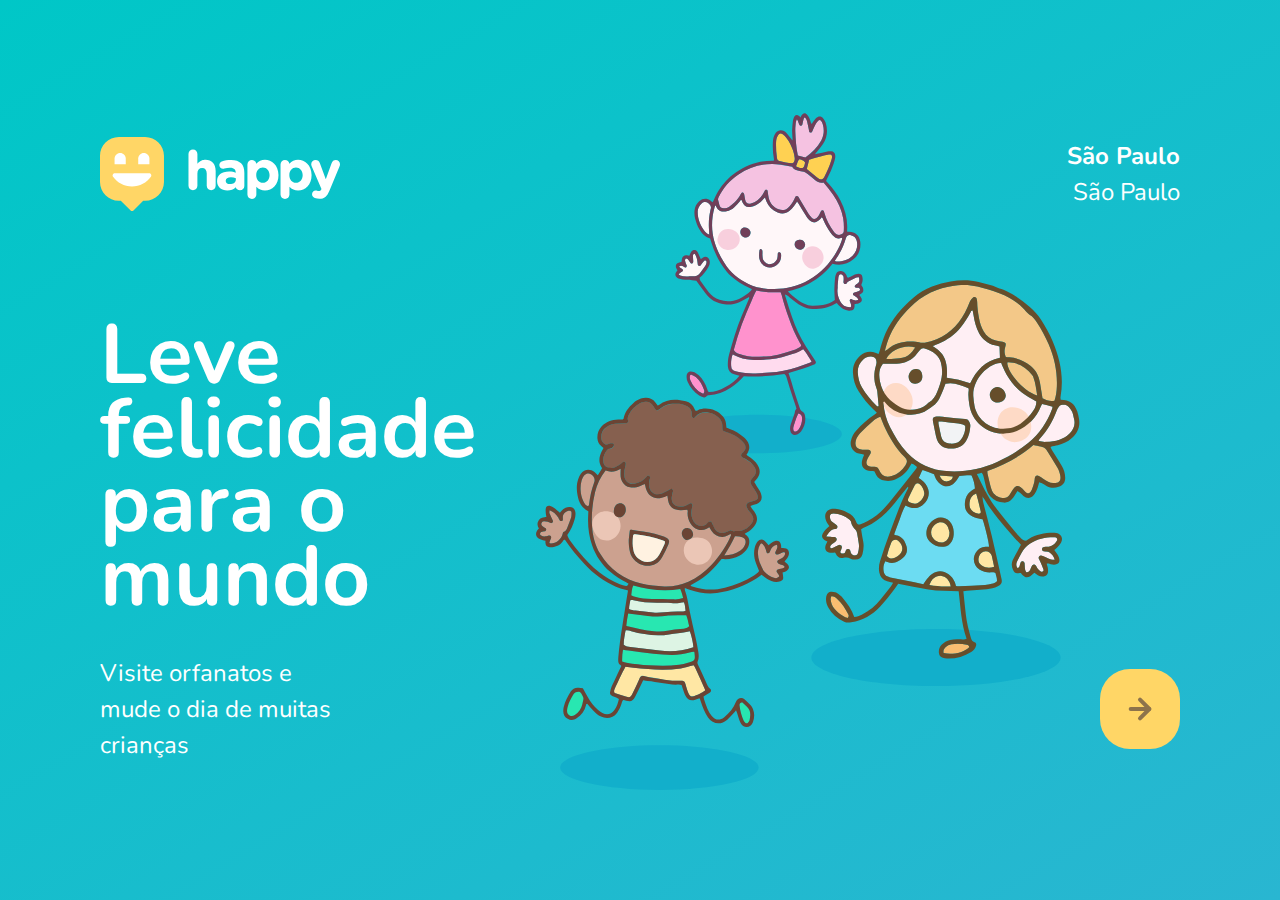
<file: index.html>
<!DOCTYPE html>
<html lang="pt_BR">
  <head>
    <meta charset="UTF-8" />
    <meta name="viewport" content="width=device-width, initial-scale=1.0" />

    <title>Happy</title>

    <link rel="icon" href="./public/images/logo-icon.png" />

    <link rel="stylesheet" href="./public/css/main.css" />
    <link rel="stylesheet" href="./public/css/page-landing.css" />
    <link rel="stylesheet" href="./public/css/animations.css" />

    <link
      href="https://fonts.googleapis.com/css2?family=Nunito:wght@400;600;700;800&display=swap"
      rel="stylesheet"
    />
  </head>
  <body>
    <div id="page-landing">
      <div id="container">
        <header>
          <img
            class="animate-up"
            id="logo"
            src="./public/images/logo.svg"
            alt="Logomarca de Happy"
          />

          <div class="location animate-up">
            <strong>São Paulo</strong>
            <p>São Paulo</p>
          </div>
        </header>

        <main>
          <h1 class="animate-up">Leve felicidade para o mundo</h1>

          <section class="visit">
            <p class="animate-up">
              Visite orfanatos e mude o dia de muitas crianças
            </p>

            <a href="#" title="Visite orfanatos" class="animate-up">
              <img src="./public/images/arrow.svg" alt="Ir para o mapa" />
            </a>
          </section>
        </main>
      </div>
    </div>
  </body>
</html>
</file>
<file: public/css/main.css>
* {
  margin: 0;
  padding: 0;
  box-sizing: border-box;
}

body {
  height: 100vh;
  color: white;
  background: #EBF2F5;
}

:root {
  font-size: 62.5%;
}

body,
input,
button,
textarea {
  font-weight: 400;
  font-size: 1.8rem;
  line-height: 1;
  font-family: "Nunito", sans-serif;
}
</file>
<file: public/css/page-landing.css>
#page-landing {
  background: linear-gradient(329.54deg, #29b6d1 0%, #00c7c7 100%) no-repeat;
  text-align: center;
  min-height: 100vh;

  display: flex;
}

#container {
  margin: auto;

  width: min(90%, 112rem);
}

.location,
h1,
.visit p {
  height: 16vh;
}

#logo {
  animation-delay: 50ms;
}

.location {
  animation-delay: 100ms;
}

main h1 {
  animation-delay: 150ms;
  font-size: clamp(4rem, 8vw, 8.4rem);
}

.visit a {
  width: 8rem;
  height: 8rem;
  background: #ffd666;

  border: none;
  border-radius: 3rem;

  display: flex;
  align-items: center;
  justify-content: center;

  margin: 0 auto;

  transition: background 0.3s;
  animation-delay: 200ms;
}

.visit a:hover {
  background: #96feff;
}

.visit a {
  animation-delay: 250ms;
}

/* Desktop Version */

@media (min-width: 760px) {
  #container {
    padding: 5rem 2rem;
    background: url("../images/bg.svg") no-repeat 80% /
      clamp(30rem, 54vw, 56rem);
  }

  header {
    display: flex;
    align-items: center;
    justify-content: space-between;
  }

  .location,
  h1,
  .visit p {
    height: initial;
    text-align: initial;
  }

  .location {
    text-align: right;
    font-size: 2.4rem;
    line-height: 1.5;
  }

  main h1 {
    font-weight: bold;
    line-height: 0.88;

    margin: clamp(10%, 9vh, 12%) 0 4rem;

    width: min(300px, 80%);
  }

  .visit {
    display: flex;
    align-items: center;
    justify-content: space-between;
  }

  .visit p {
    font-size: 2.4rem;
    line-height: 1.5;
    width: clamp(20rem, 20vw, 30rem);
  }

  .visit a {
    margin: initial;
  }
}
</file>
<file: public/css/animations.css>
/* Animations */
@keyframes up {
  from {
    opacity: 0;
    transform: translateY(16px);
  }

  to {
    opacity: 1;
    transform: translateY(0px);
  }
}

@keyframes right {
  from {
    transform: translateX(-100%);
  }
  to {
    transform: translateX(0);
  }
}

@keyframes appear {
  from {
    opacity: 0;
  }
  to {
    opacity: 1;
  }
}

.animate-up {
  animation-name: up;
  animation-duration: 300ms;
  animation-fill-mode: backwards;
}

.animate-right {
  animation-name: right;
  animation-duration: 300ms;
}

.animate-appear {
  animation-name: appear;
  animation-duration: 300ms;
  animation-fill-mode: backwards;
}
</file>
